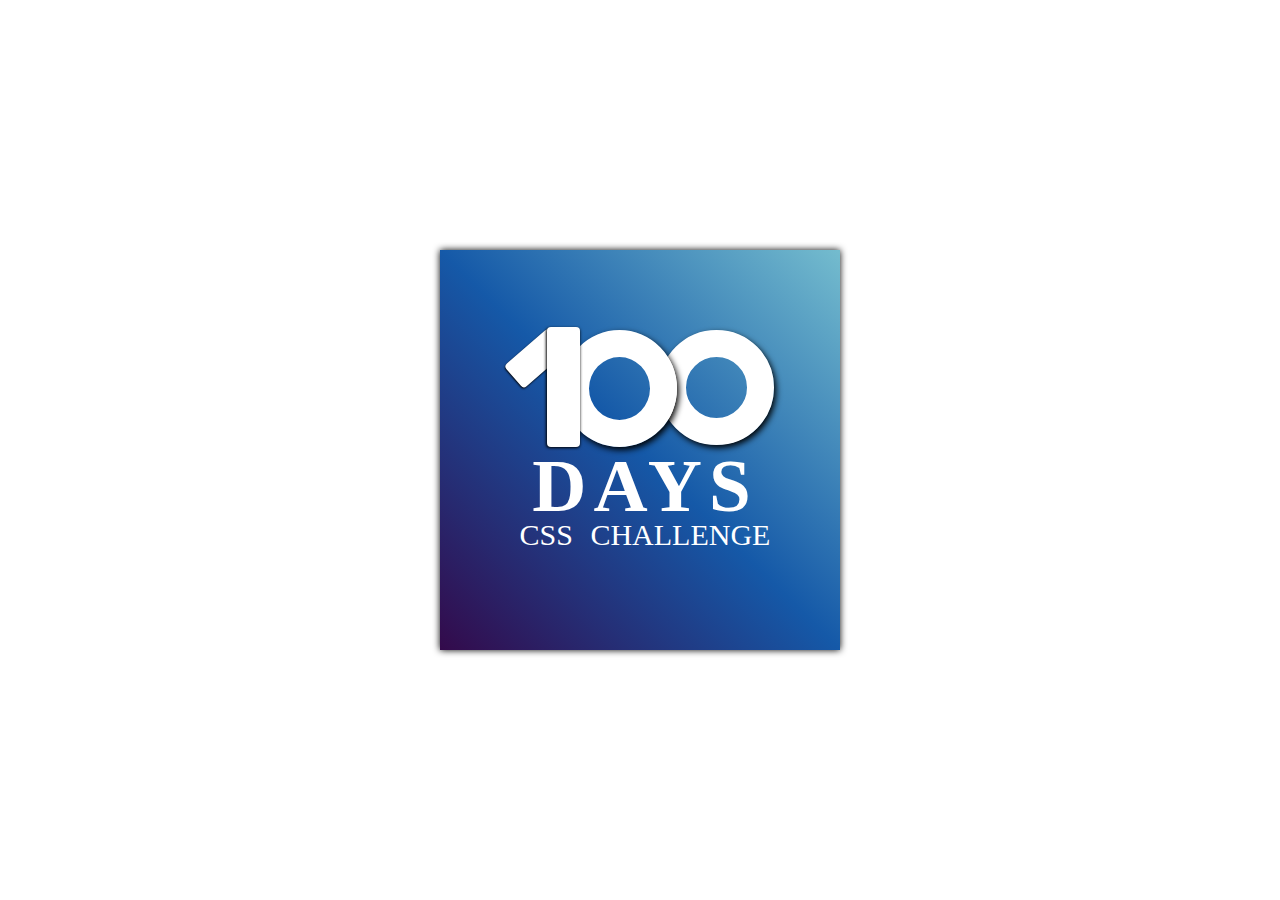
<file: day1/index.html>
<!DOCTYPE html>
<html lang="en">
<head>
    <title>CSS DAY1 </title>
    <link rel="stylesheet" href="style.css">
</head>
<body>
    <div class="frame">
        <div class="center">
            <div class="numbers">
                <div class="one_one"></div>
                <div class="one_two"></div>
                <div class="zero_one"></div>
                <div class="zero_two"></div>
            </div>
            <span class="big">Days</span>
            <span class="small">CSS Challenge</span>
        </div>
    </div>
</body>
</html>
</file>
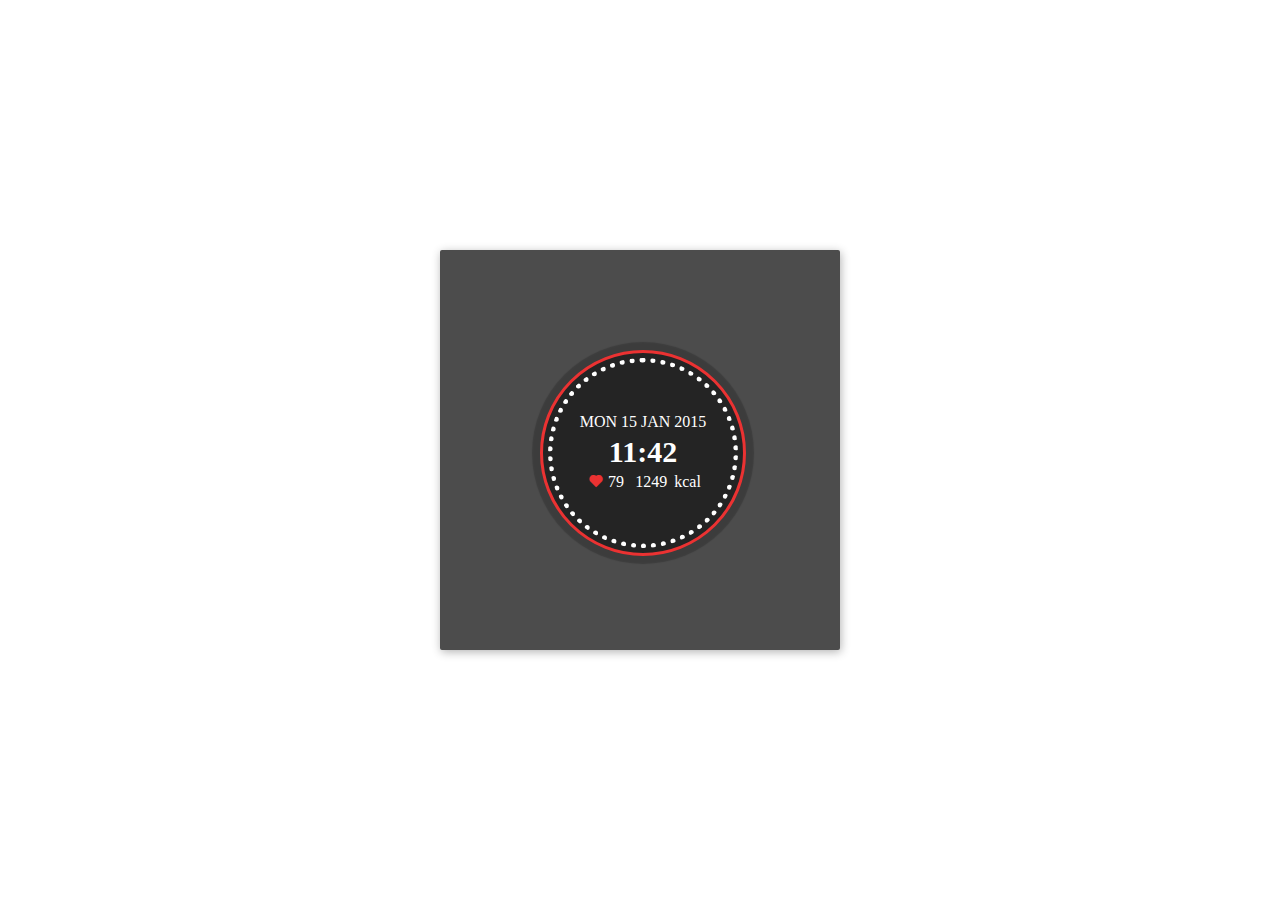
<file: day10/index.html>
<!DOCTYPE html>
<html lang="en">
<head>
    <title>CSS Day 10</title>
    <link rel="stylesheet" href="style.css">
    <link href='https://unpkg.com/boxicons@2.1.4/css/boxicons.min.css' rel='stylesheet'>
</head>
<body>
    <div class="frame">
        <div class="center">
            <div class="line"></div>
            <div class="dot-line"></div>
            <div class="date">mon 15 jan 2015</div>
            <div class="time">11:42</div>
            <div class="heart-beat"><span class="bx bxs-heart"></span>79</div>
            <div class="calery">1249 kcal</div>
        </div>
    </div>
</body>
</html>
</file>
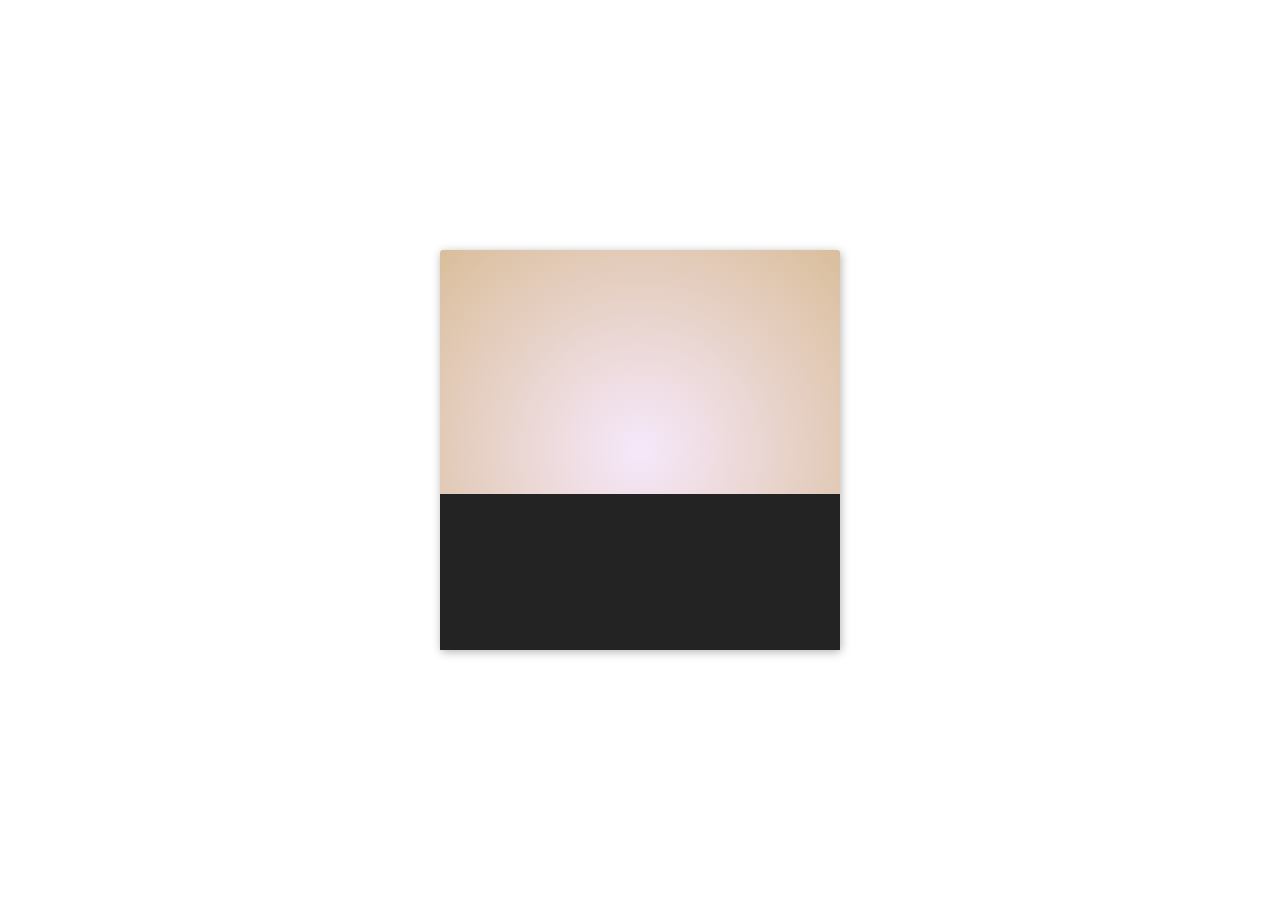
<file: day11/index.html>
<!DOCTYPE html>
<html lang="en">
<head>
    <title>CSS Day 11</title>
    <link rel="stylesheet" href="style.css">
</head>
<body>
    <div class="frame">
        <div class="invisible-human">
            <div class="leg left">
                <div class="shoe"></div>
            </div>
            <div class="leg right">
                <div class="shoe"></div>
            </div>
        </div>
        <div class="floor"></div>
    </div>
</body>
</html>
</file>
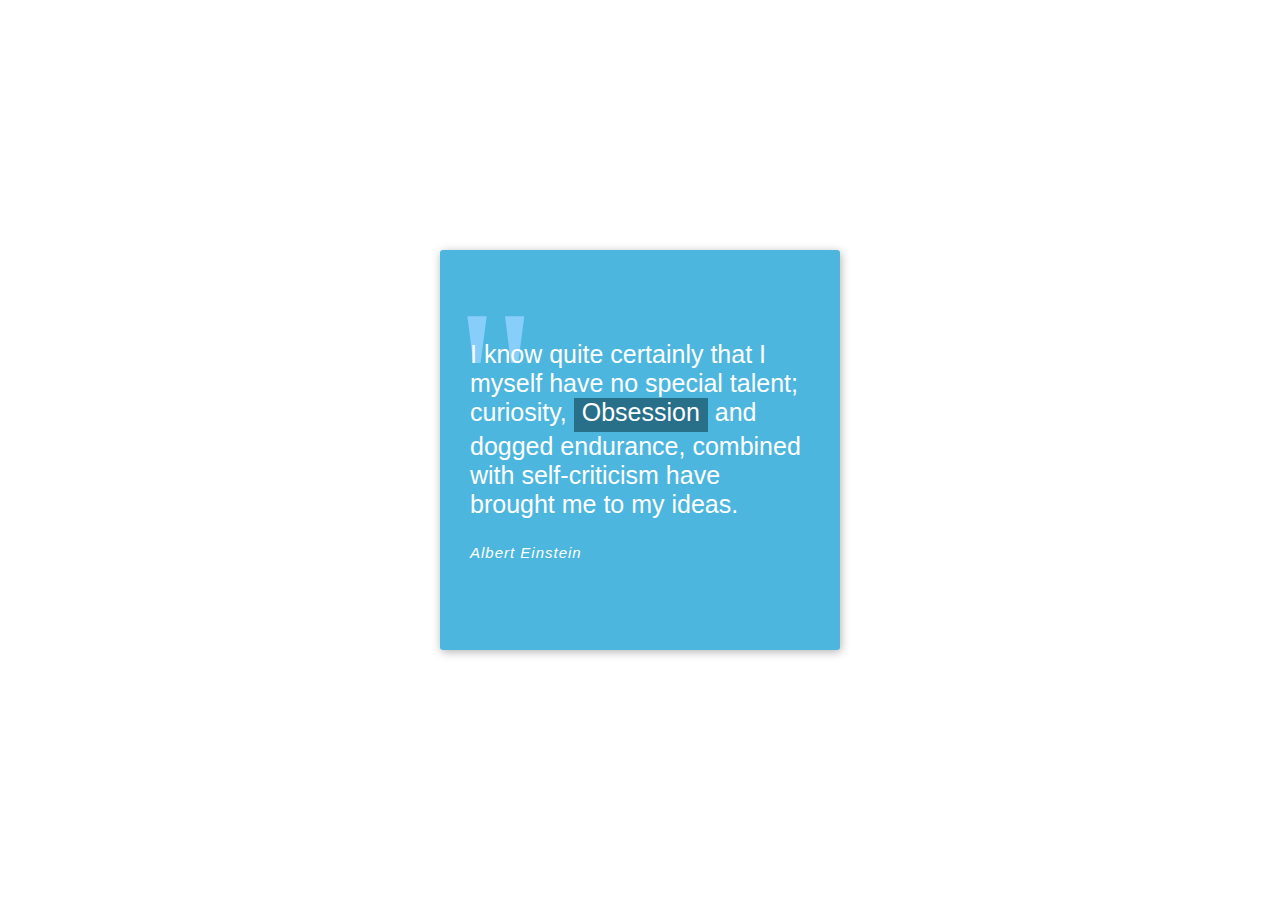
<file: day12/index.html>
<!DOCTYPE html>
<html lang="en">
<head>
    <title>Css Day 12</title>
    <link href='https://unpkg.com/boxicons@2.1.4/css/boxicons.min.css' rel='stylesheet'>
    <link rel="stylesheet" href="style.css">
</head>
<body>
    <div class="frame">
        <div class="real-quote">"</div>
        <div class="quote">
            <p>
                I know quite certainly that I myself have no special talent; curiosity,
                <span class="tooltip" onclick="void(0);">
                    Obsession
                    <span class="info">
                        <span class="pronounce">
                            [əbˈseʃ(ə)n] 
                            <span class="bx bxs-volume-full"></span>
                        </span>
                        <span class="text">
                        <b>Obsession,</b>a persistent disturbing preoccupation with an often unreasonable idea or feeling.
                    </span>
                    </span>
                    
                </span>
                and dogged endurance, combined with self-criticism have brought me to my ideas.
            </p>
            <p class="author">Albert Einstein</p>
        </div>
    </div>
</body>
</html>
</file>
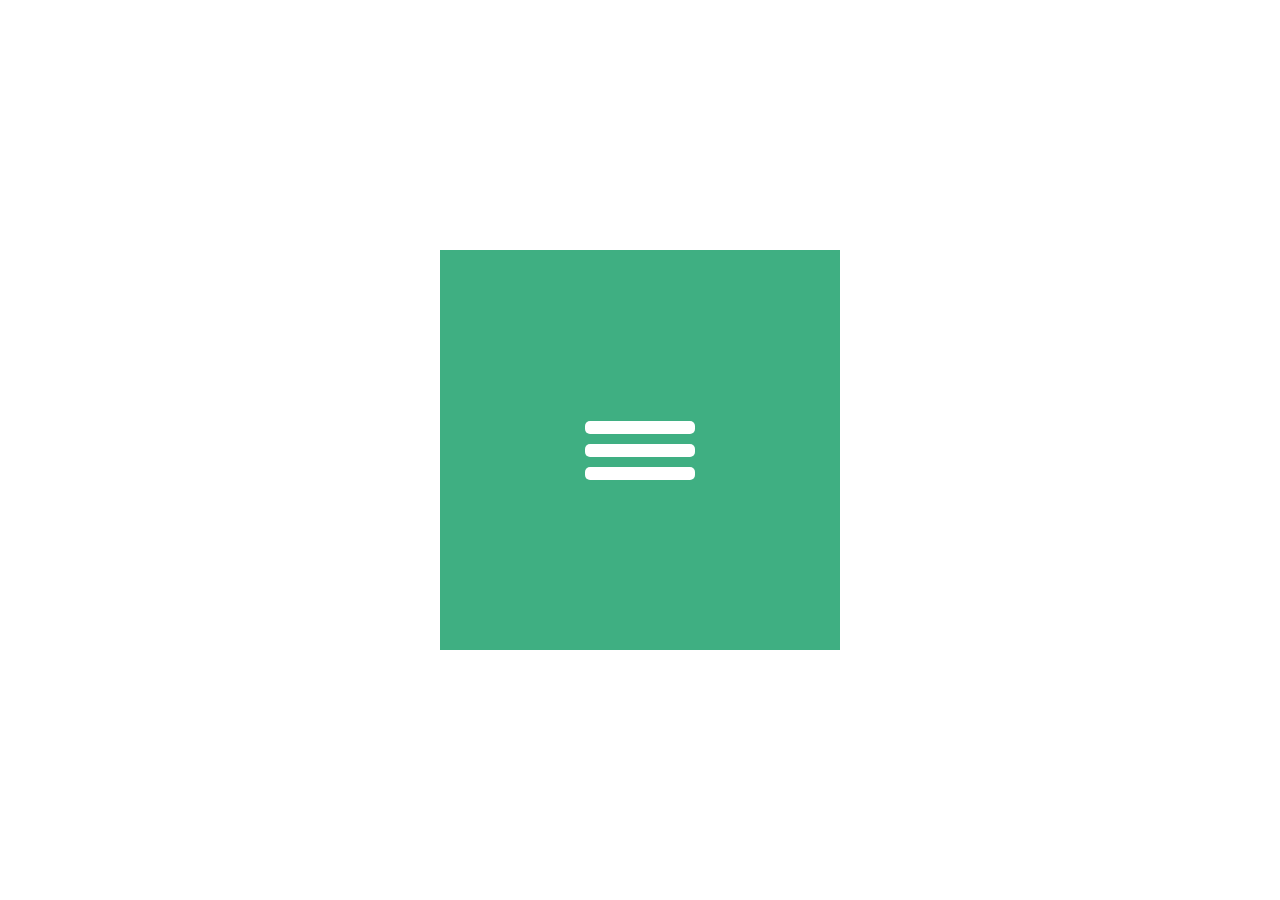
<file: day2/index.html>
<!DOCTYPE html>
<html lang="en">
<head>
    <title>Day 2</title>
    <link rel="stylesheet" href="style.css">
</head>
<body>
    <script src="javascript.js"></script>
    <div class="frame">
        <div class="menu_icon">
            <div class="line-1 no-animation"></div>
            <div class="line-2 no-animation"></div>
            <div class="line-3 no-animation"></div>
        </div>
    </div>
</body>
</html>
</file>
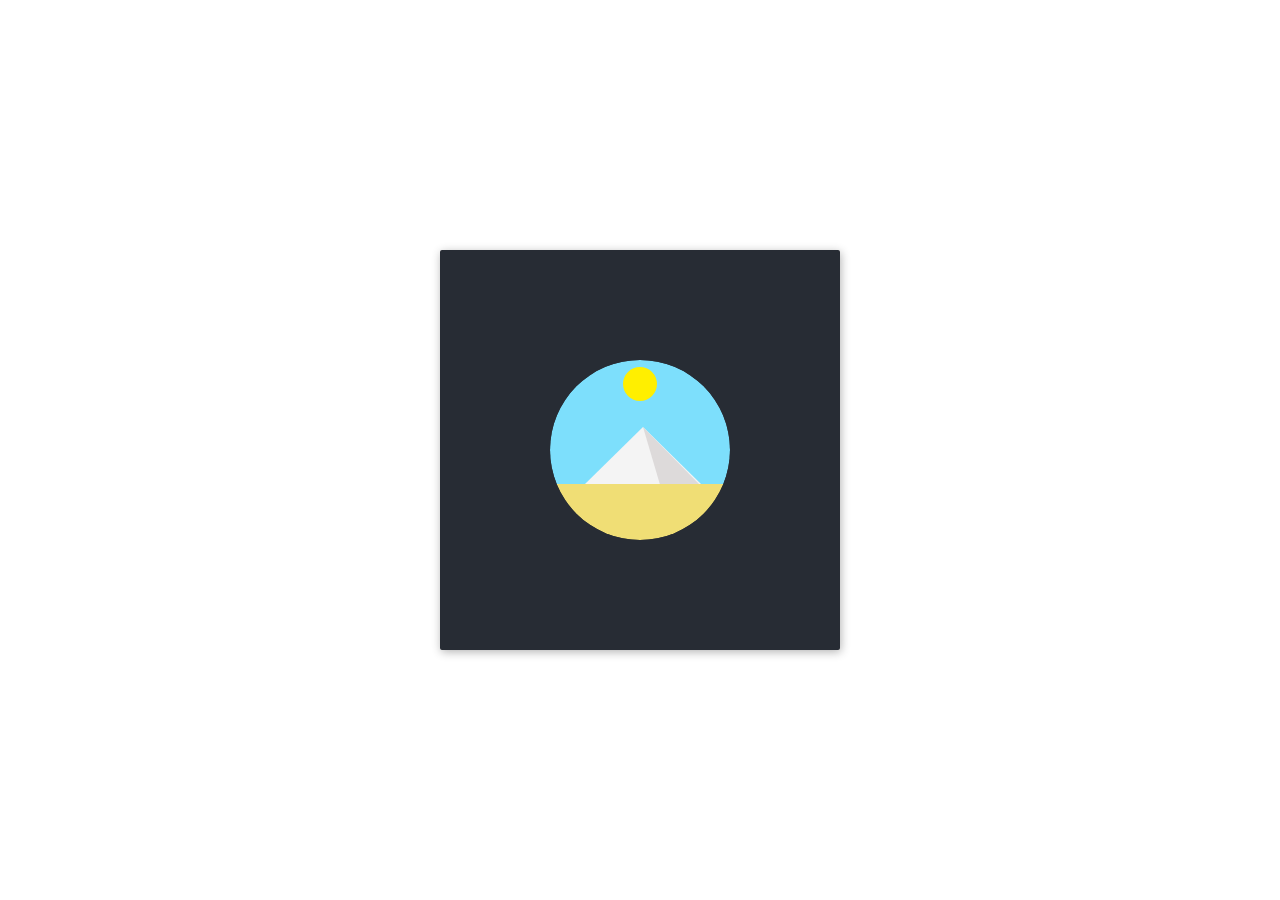
<file: day3/index.html>
<!DOCTYPE html>
<html lang="en">
<head>
    <title> CSS Day 3</title>
    <link rel="stylesheet" href="style.css">
</head>
<body>
    <div class="frame">
        <div class="center">
            <div class="circle">
                <div class="sky"></div>
                <div class="sun"></div>
                <div class="left-side"></div>
                <div class="right-side"></div>
                <div class="shadow"></div>
                <div class="ground"></div>
            </div>
        </div>
    </div>
</body>
</html>
</file>
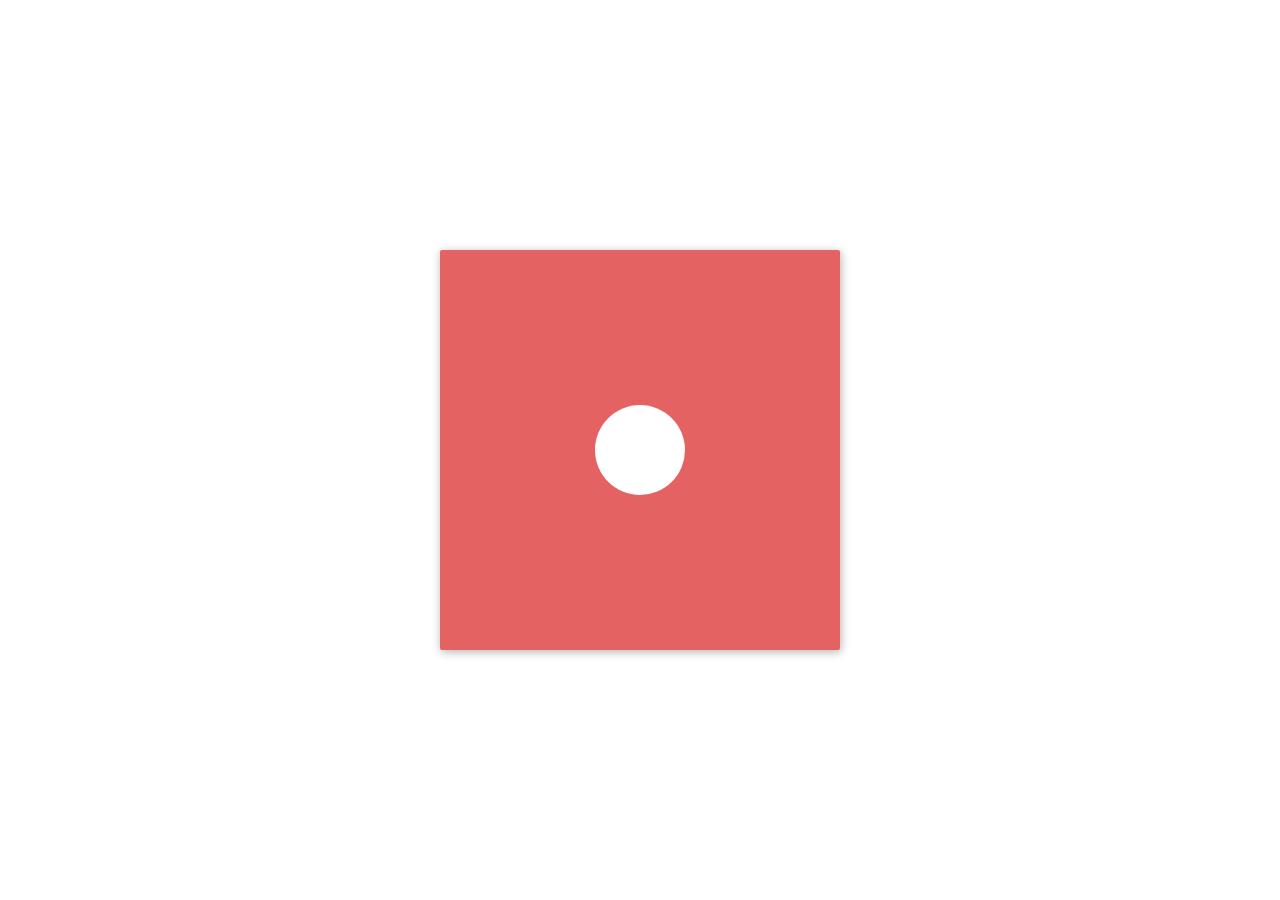
<file: day4/index.html>
<!DOCTYPE html>
<html lang="en">
<head>
    <title>CSS Day 4</title>
    <link rel="stylesheet" href="style.css">
</head>
<body>
    <div class="frame">
        <div class="center">
            <div class="dot-1"></div>
            <div class="dot-2"></div>
            <div class="dot-3"></div>
        </div>
    </div>
</body>
</html>
</file>
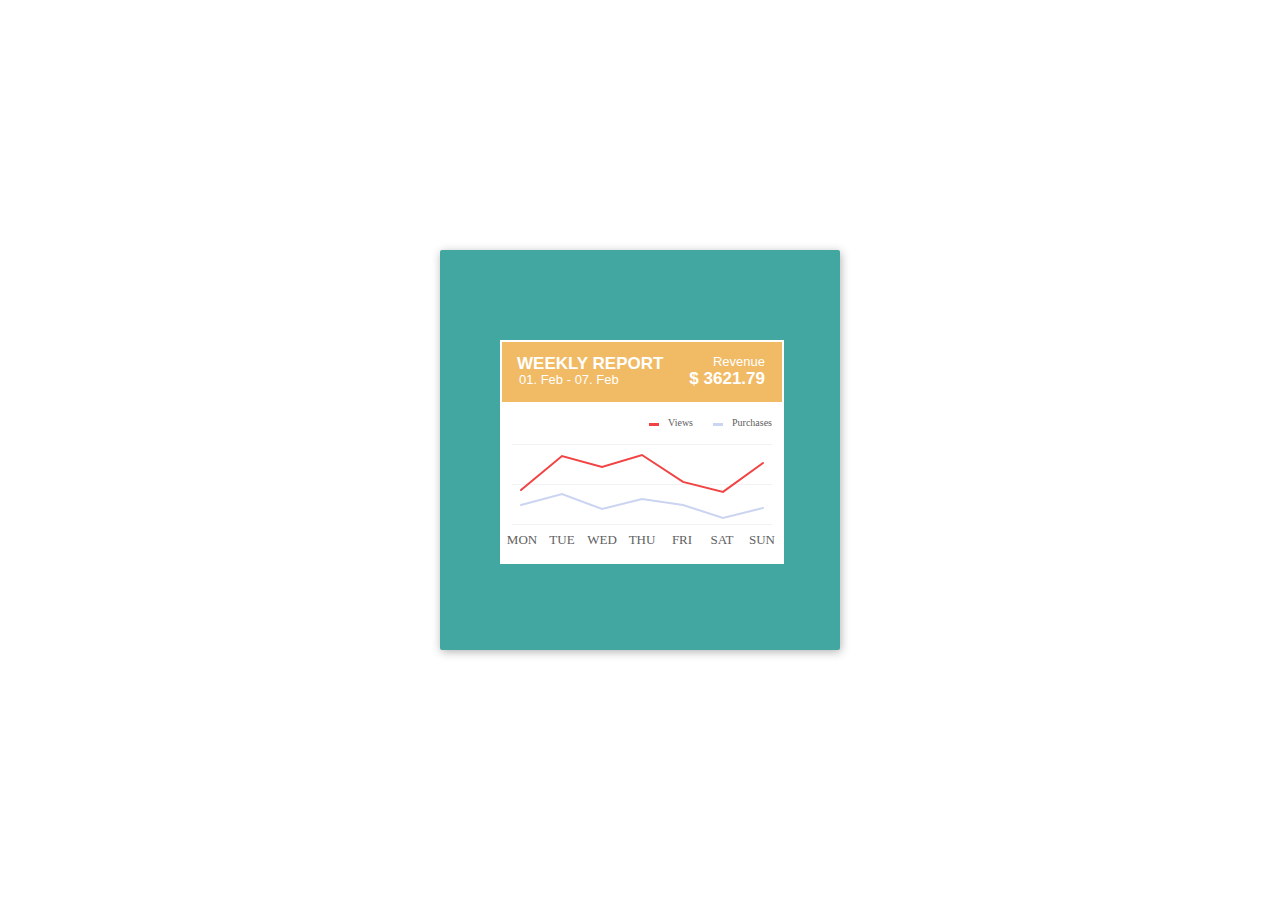
<file: day5/index.html>
<!DOCTYPE html>
<html lang="en">
<head>
    <title>CSS Day 5</title>
    <link rel="stylesheet" href="style.css">
</head>
<body>
    <div class="frame">
        <div class="card">
            <div class="header">
                <span class="title big">weekly report</span> 
                <span class="date small">01. Feb - 07. Feb</span>
                <span class="type small">Revenue</span>
                <span class="value big">$ 3621.79</span>
            </div>
            <div class="clearfix"></div>
            <div class="parameter">
                <span class="red">Views</span>
                <span class="blue">Purchases</span>
            </div>
            <div class="statistics">
                <div class="line1"></div>
                <div class="line2"></div>
                <div class="line3"></div>
                <div class="data-red">
                    <svg>
                        <polyline points="9,46 50,12 90,23 130,11 171,37.9 211,47.9 251, 19"></polyline>
                    </svg>
                </div>
                <div class="data-blue">
                    <svg>
                        <polyline points="9, 61 50,50 90,65 130,55 171 61 211,74 251, 64"></polyline>
                    </svg>
                </div>
            </div>
            <div class="days">
                <span class="day">Mon</span>
                <span class="day">Tue</span>
                <span class="day">Wed</span>
                <span class="day">Thu</span>
                <span class="day">Fri</span>
                <span class="day">Sat</span>
                <span class="day">Sun</span>
            </div>
        </div>
    </div>
</body>
</html>
</file>
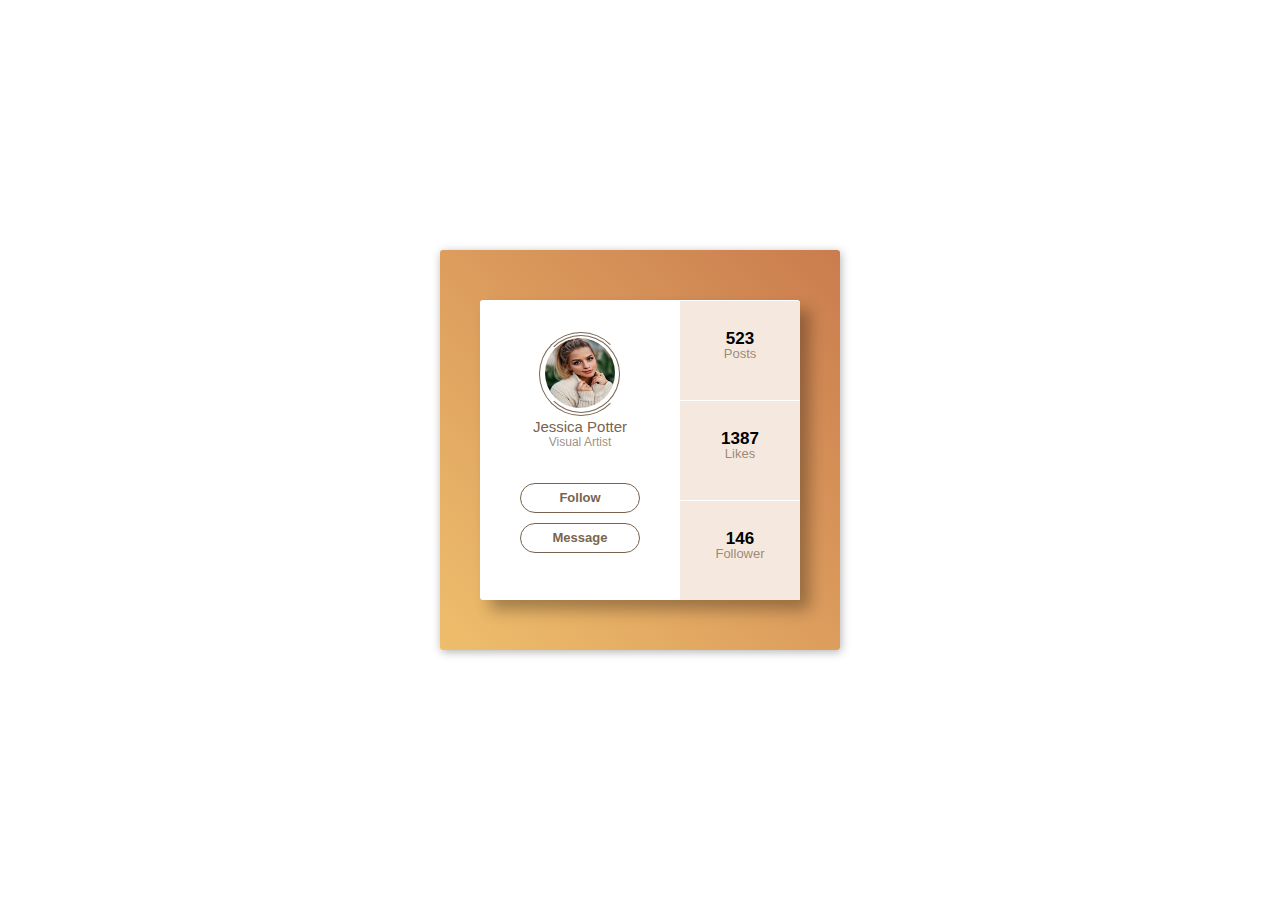
<file: day6/index.html>
<!DOCTYPE html>
<html lang="en">
<head>
    <title>Css Day 6</title>
    <link rel="stylesheet" href="style.css">
</head>
<body>
    <div class="frame">
        <div class="center">
            <div class="profile">
                <div class="image">
                    <div class="circle-1"></div>
                    <div class="circle-2"></div>
                    <img src="profile.jpg" alt="Jessica Potter" width="70px" height="70px">
                </div>
                <div class="name">Jessica Potter</div>
                <div class="job">Visual Artist</div>

                <div class="action">
                    <button class="btn">Follow</button>
                    <button class="btn">Message</button>
                </div>
            </div>
            <div class="stats">
                <div class="box">
                    <span class="value">523</span>
                    <span class="parameter">Posts</span>
                </div>
                <div class="box">
                    <span class="value">1387</span>
                    <span class="parameter">Likes</span>
                </div>
                <div class="box">
                    <span class="value">146</span>
                    <span class="parameter">Follower</span>
                </div>
            </div>
        </div>
    </div>
</body>
</html>
</file>
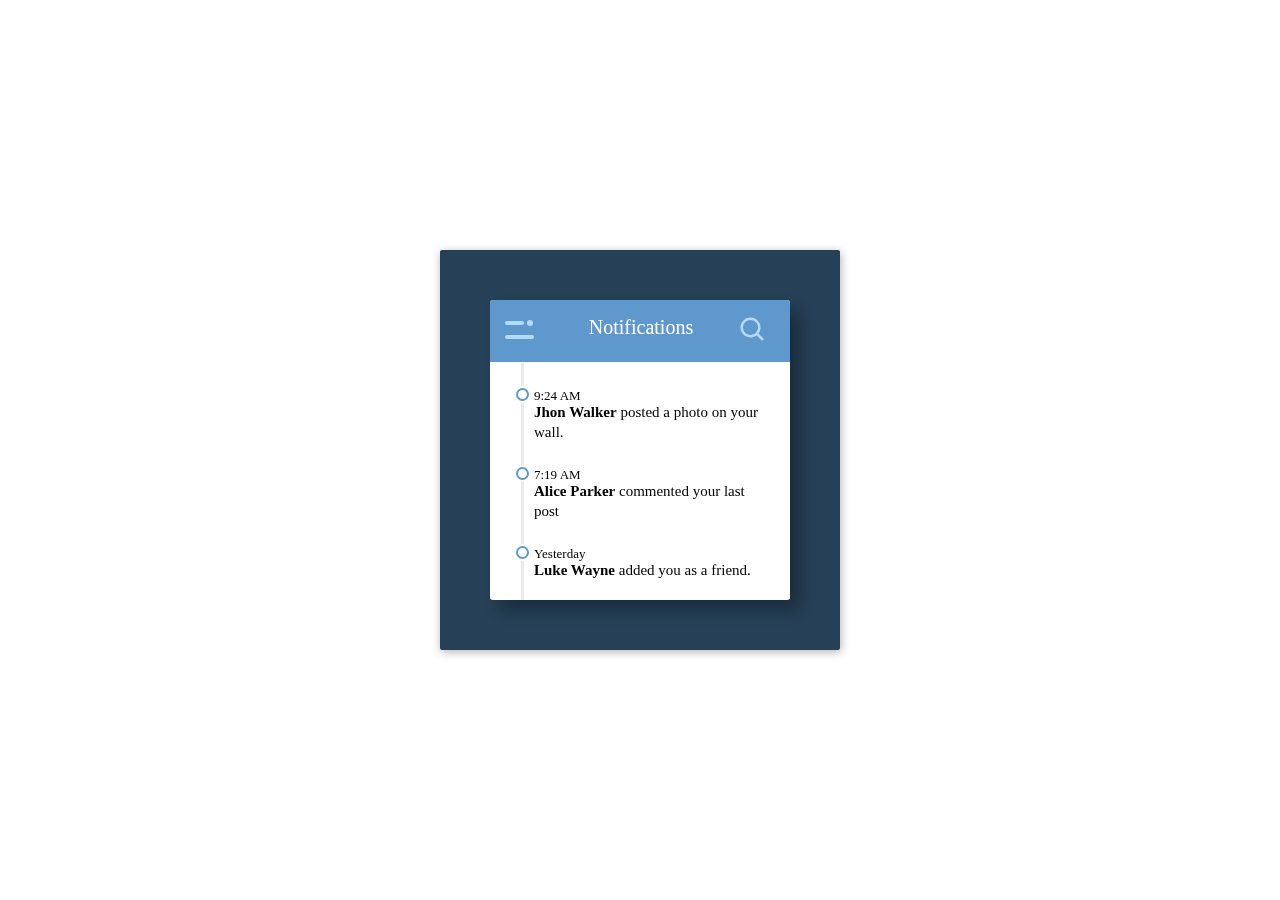
<file: day7/index.html>
<!DOCTYPE html>
<html lang="en">
<head>
    <title>CSS Day 7</title>
    <link rel="stylesheet" href="style.css">
    <link href='https://unpkg.com/boxicons@2.1.4/css/boxicons.min.css' rel='stylesheet'>

</head>
<body>
    <div class="frame">
        <div class="panel">
            <div class="header">
                <div class="menu-icon">
                    <div class="dash-top"></div>
                    <div class="dash-bottom"></div>
                    <div class="circle-menu"></div>
                </div>
                <span class="title">Notifications</span>
                <div class="search-icon">
                    <i class='bx bx-search' style='color:#b2daff'  ></i>
                </div>
            </div>
            <div class="notifications-section">
                <div class="line"></div>
                <div class="notification">
                    <div class="circle"></div>
                    <div class="circle-2"></div>
                    <span class="time">9:24 AM</span>
                    <p><b>Jhon Walker</b> posted a photo on your wall.</p>
                </div>
                <div class="notification">
                    <div class="circle"></div>
                    <div class="circle-2"></div>
                    <span class="time">7:19 AM</span>
                    <p><b>Alice Parker</b> commented your last post</p>
                </div>
                <div class="notification">
                    <div class="circle"></div>
                    <div class="circle-2"></div>
                    <span class="time">Yesterday</span>
                    <p><b>Luke Wayne</b> added you as a friend.</p>
                </div>
            </div>
        </div>
        <div class="menu">
            <ul>
                <li><span class="bx bxs-dashboard"></span>Dashbored</li>

                <li><span class="bx bxs-user"></span>Profile</li>

                <li><span class="bx bxs-bell"></span>Notifications</li>

                <li><span class="bx bxs-chat"></span>Messages</li>
                
                <li><span class="bx bxs-cog"></span>Setting</li>
            </ul>
        </div>
    </div>
</body>
</html>
</file>
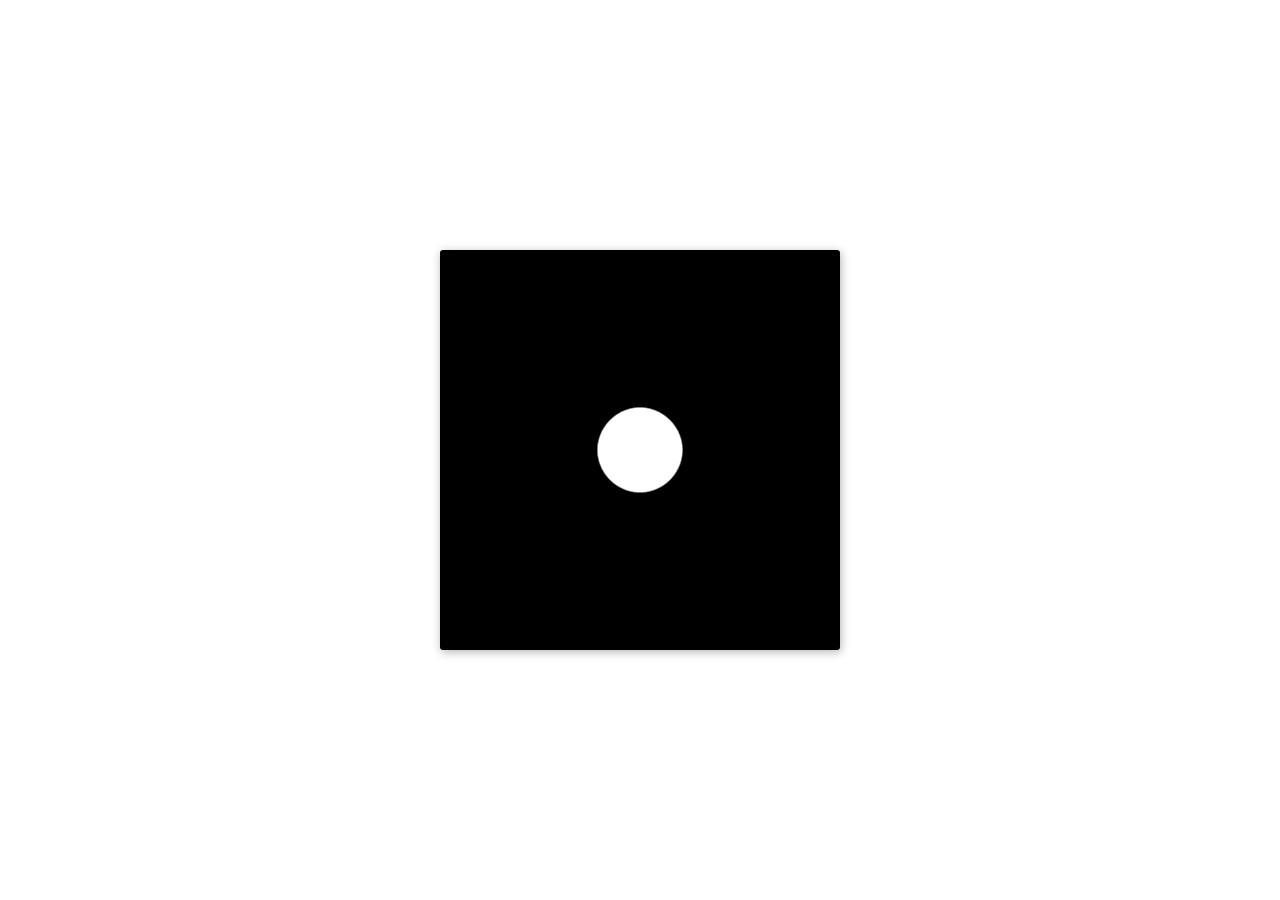
<file: day8/index.html>
<!DOCTYPE html>
<html lang="en">
<head>
    <title>CSS Day 8</title>
    <link rel="stylesheet" href="style.css">
</head>
<body>
    <div class="frame">
        <div class="center">
            <div class="ball"></div>
            <div class="bub bubble-1"></div>
            <div class="bub bubble-2"></div>
            <div class="bub bubble-3"></div>
            <div class="bub bubble-4"></div>
            <div class="bub bubble-5"></div>
            <div class="bub bubble-6"></div>
            <div class="bub bubble-7"></div>
            <div class="bub bubble-8"></div>
            <div class="spa sparkle-1"></div>
            <div class="spa sparkle-2"></div>
            <div class="spa sparkle-3"></div>
            <div class="spa sparkle-4"></div>
            <div class="spa sparkle-5"></div>
            <div class="spa sparkle-6"></div>
            <div class="spa sparkle-7"></div>
            <div class="spa sparkle-8"></div>
            <div class="spa sparkle-9"></div>
            <div class="spa sparkle-10"></div>
        </div>
    </div>
</body>
</html>
</file>
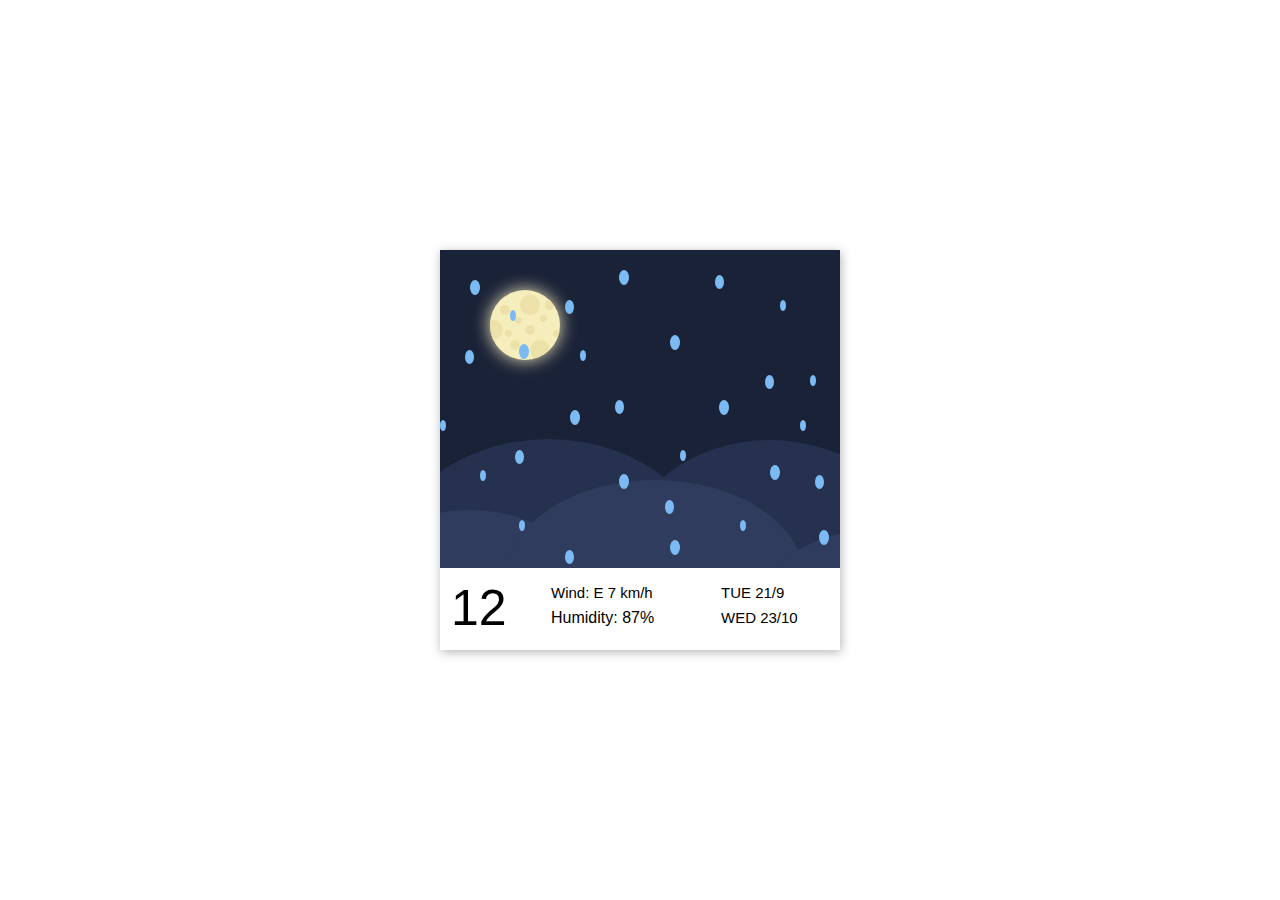
<file: day9/index.html>
<!DOCTYPE html>
<html lang="en">
<head>
    <title>CSS Day 9</title>
    <link rel="stylesheet" href="style.css">
</head>
<body>
    <div class="frame">
        <div class="pictur">
            <div class="moon">
                <div class="crater-1"></div>
                <div class="crater-2"></div>
                <div class="crater-3"></div>
                <div class="crater-4"></div>
                <div class="crater-5"></div>
                <div class="crater-6"></div>
                <div class="crater-7"></div>
                <div class="crater-8"></div>
                <div class="crater-9"></div>
                <div class="crater-10"></div>
                <div class="crater-11"></div>
            </div>
            <div class="hill-bg-1"></div>
            <div class="hill-bg-2"></div>
            <div class="hill-fg-1"></div>
            <div class="hill-fg-2"></div>
            <div class="hill-fg-3"></div>
            <div class="big drop-big-1"></div>
        <div class="big drop-big-2"></div>
        <div class="big drop-big-3"></div>
        <div class="big drop-big-4"></div>
        <div class="big drop-big-5"></div>
        <div class="big drop-big-6"></div>
        <div class="big drop-big-7"></div>
        <div class="big drop-big-8"></div>
        <div class="big drop-big-9"></div>
        <div class="big drop-big-10"></div>
        <div class="mid drop-mid-1"></div>
        <div class="mid drop-mid-2"></div>
        <div class="mid drop-mid-3"></div>
        <div class="mid drop-mid-4"></div>
        <div class="mid drop-mid-5"></div>
        <div class="mid drop-mid-6"></div>
        <div class="mid drop-mid-7"></div>
        <div class="mid drop-mid-8"></div>
        <div class="mid drop-mid-9"></div>
        <div class="mid drop-mid-10"></div>
        <div class="small drop-small-1"></div>
        <div class="small drop-small-2"></div>
        <div class="small drop-small-3"></div>
        <div class="small drop-small-4"></div>
        <div class="small drop-small-5"></div>
        <div class="small drop-small-6"></div>
        <div class="small drop-small-7"></div>
        <div class="small drop-small-8"></div>
        <div class="small drop-small-9"></div>
        <div class="small drop-small-10"></div>
        </div>
        <div class="footer">
            <span class="temp">12</span>
            <span class="wind">Wind: E 7 km/h</span>
            <span class="humid">Humidity: 87%</span>
            <span class="today">TUE 21/9</span>
            <span class="tomorrow">WED 23/10</span>
        </div>
        

    </div>
</body>
</html>
</file>
<file: day1/style.css>
.frame{
    position: absolute;
    width: 400px;
    height: 400px;
    top: 50%;
    left: 50%;
    margin-top: -200px;
    margin-left: -200px;
    background: linear-gradient(to top right,rgb(51, 10, 75) ,rgb(21, 89, 168), rgb(116, 188, 206));
    box-shadow: 0px  0px 7px ;
    
}
.center{
    position: absolute;
    width: 260px;
    height: 260px;
    top: 50%;
    left: 50%;
    margin-top: -125px;
    margin-left: -125px;
    
}

.numbers{
    position: relative;
    display: flex;
    width: 260px;
    height: 125px;
   /* margin-left: -10px; */
    
}
.one_one{
    position: absolute;
    z-index: 5;
    width: 30px;
    height: 67px;
    margin-left: 8.9px;
    margin-top: -2.8px;
    background-color: #fff;
    border-radius: 13px 4px 4px;
    transform: rotate(49deg);
    box-shadow: 0.5px 1px 2px ;
}
.one_two{
    position: absolute;
    z-index: 10;
    width: 33px;
    height: 120px;
    margin-top: 2px;
    margin-left: 32px;
    background-color: #fff;
    border-radius: 4px;
    box-shadow: -0.5px 1px 3px ;
    
}
.zero_one{
    position: absolute;
    z-index: 7;
    width: 115px;
    height: 117px;
    margin-left: 47px;
    margin-top: 5px;
    border-radius: 50%;
    box-sizing: border-box;
    border: 27px solid #fff;
    box-shadow: 2px 3px 6px;
    
}
.zero_two{
    position: absolute;
    z-index: 4;
    width: 115px;
    height: 115px;
    margin-left: 144px;
    margin-top: 5px;
    border-radius: 50%;
    box-sizing: border-box;
    border: 27px solid #fff;
    box-shadow: 2px 3px 6px;
}
.big{
    position: relative;
    width: 260px;
    height: 75px;
    margin-top: -7px;
    color: #fff;
    text-align: center;
    display: block;
    font-size: 75px;
    font-weight: 600;
    font-family: Georgia, 'Times New Roman', Times, serif;
    text-transform: uppercase;
    letter-spacing: 7px;
    
}
.small{
    position: relative;
    width: 260px;
    height: 60px;
    display: block;
    text-align: center;
    color: #fff;
    font-size: 30px;
    font-family: Georgia, 'Times New Roman', Times, serif;
    font-weight: 400;
    text-transform: uppercase;
    word-spacing: 10px;
    
}
</file>
<file: day10/style.css>
.frame{
    position: absolute;
    width: 400px;
    height: 400px;
    top: 50%;
    left: 50%;
    margin-top: -200px;
    margin-left: -200px;
    border-radius: 2px;
    box-shadow: 1px 2px 10px 0px rgba(0, 0, 0, 0.3);
    background: #4c4c4c;
}
.center{
    position: absolute;
    width: 200px;
    height: 200px;
    top: 100px;
    left: 100px;
    border-radius: 50%;
    color: #fff;
    background: #242424;
    box-shadow: 0px 0px 1px 7.99px rgba(0, 0, 0, 0.2);
    text-align: center;
    border: 3px solid #eb3232;     
}
.dot-line{
    position: absolute;
    border: 5px dotted #fff;
    border-radius: 50%;
    width: 180px;
    height: 180px;
    left: 5px;
    top: 5px;

}
.date{
    position: absolute;
    width: 100%;
    top: 60px;
    text-transform: uppercase;
}
.time{
    position: absolute;
    width: 100%;
    top: 82px;
    font-size: 30px;
    font-weight: 700;
}
.heart-beat{
    position: absolute;
    width: 100%;
    top: 120px;
    text-align: left;
    margin-left: 65px;
}
.calery{
    position: absolute;
    width: 100%;
    top: 120px;
    margin-left: 25px;
    word-spacing: 3px;
}
span{
    position: absolute;
    margin-left: -20px;
    color: #eb3232;
}
</file>
<file: day11/style.css>
.frame{
    position: absolute;
    width: 400px;
    height: 400px;
    top: 50%;
    left: 50%;
    margin-left: -200px;
    margin-top: -200px;
    border-radius: 3px;
    box-shadow: 1px 2px 10px 0 rgba(0, 0, 0, 0.3);
    background: rgb(246, 232, 215);
    background: -webkit-radial-gradient(center, ellipse cover, rgba(246,232,251,1) 0%, rgba(218,190,155,1) 100%);
    filter:  progid:DXImageTransform.Microsoft.gradient( startColorstr='#f6e8d7', endColorstr='#dabe9b',GradientType=1 );
}
.floor{
    position: absolute;
    left: 0;
    right: 0;
    bottom: 0;
    height: 156px;
    background: #232323;
}
.invisible-human{
    animation: fade-in .8s ease-out 1s;
    animation-fill-mode: both;
}
.leg{
    position: absolute;
    top: 0;
    left: 147px;
    width: 151px;
    height: 245px;
    transform-origin: 50% 0;
    
}
.shoe{
    position: absolute;
    width: 151px;
    height: 128px;
    left: 0;
    bottom: 0;
    background: url(https://100dayscss.com/codepen/doc-martens.svg)center center no-repeat;
    transform-origin: 0 95%;
}
.left {
	animation: leg-swing 2s ease-in-out infinite;
	
	.shoe {
		animation: shoe-turn 2s ease-in-out infinite;
	}
}
.right {
	//display: none;
	animation: leg-swing 2s ease-in-out 1s infinite;
	
	.shoe {
		animation: shoe-turn 2s ease-in-out 1s infinite;
	}
}
@keyframes leg-swing{
    0%, 100%{
        transform: rotate(-22deg);
    }
    50%{
        transform: rotate(40deg);
    }
}
@keyframes shoe-turn{
    0%,100%{
        transform: rotate(-10deg) translateY(-5px) translateX(10px);
    }
    25%{
        transform: rotate(0deg) translateY(0px) translateX(0px);
    }
    50%{
        transform: rotate(10deg) translateY(-10px) translateX(10px);
    }
    75%{
        transform: rotate(0deg) translateY(-30px) translateX(0);
    }
}
@keyframes fade-in{
    0%{
        opacity: 0;
    }
    100%{
        opacity: 1;
    }
}
</file>
<file: day12/style.css>
.frame{
    position: absolute;
    width: 400px;
    height: 400px;
    top: 50%;
    left: 50%;
    margin-left: -200px;
    margin-top: -200px;
    border-radius: 3px;
    box-shadow: 1px 2px 10px 0 rgba(0, 0, 0, 0.3);
    background: #4cb6de;
}
.real-quote{
    position: absolute;
    margin-top: 15px;
    margin-left: 15px;
    font-size: 200px;
    color: lightskyblue;
}
.quote{
    position: relative;
    margin-top: 90px;
    padding: 0 30px;
}
p{
    position: relative;
    z-index: 1;
    color: white;
    font-size: 25px;
    font-weight: 400;
    font-family: Arial;
}
.author{
    position: relative;
    font-size: 15px;
    font-weight: 100;
    letter-spacing: 1px;
    font-style: italic;
}
.tooltip{
    position: relative;
    display: inline-block;
    background: #286f8a;
    padding: 0px 8px 5px 8px;
    cursor: pointer;
}
.info{
    position: absolute;
    box-sizing: border-box;
    bottom: 53;
    left: -85;
    display: block;
    background: #286f8a;
    width: 300px;
    font-size: 16px;
    line-height: 25px;
    cursor: text;
    visibility: hidden;
    opacity: 0;
    transform: translate3d(0,-20px,0);
    transition: all .5s ease-out;
}
.info::before{
    position: absolute;
    content: '';
    width: 100%;
    height: 14px;
    bottom: -14px ;
    left: 0%;
}
.info::after{
    position: absolute;
    content: '';
    width: 10px;
    height: 10px;
    transform: rotate(45deg);
    bottom: -5px ;
    left: 50%;
    margin-left: -5px;
    background: #286f8a;
}
.tooltip:hover .info, .tooltip:focus .info{
    visibility: visible;
    opacity: 1;
    transform: translate3d(0,0,0);
}
.pronounce{
    display: block;
    background: #fff;
    color: #286f8a;
    padding: 8px 17px 10px 17px ;
    line-height: 16px;
}
.bx{
    position: relative;
    margin-left: 10px;
    top: 1px ;
    cursor: pointer;
    transition: all .2s ease-out;
}
.bx:hover{
    transform: scale(1.15) translate3d(0,0,0);
    backface-visibility: none;
}
.text{
    display: block;
    padding: 13px 7px ;
}
</file>
<file: day2/style.css>
.frame{
    position: absolute;
    width: 400px;
    height: 400px;
    top: 50%;
    left: 50%;
    margin-top: -200px;
    margin-left: -200px;
    background-color: #3faf82;
}

.menu_icon{
    position: absolute;
    width: 110px;
    height: 110px;
    top: 50%;
    left: 50%;
    margin-top: -55px;
    margin-left: -55px;
    
}
.line-1{
    width: 110;
    height: 13px;
    margin-top: 26px;
    background-color: #fff;
    border-radius: 5px;
    transition: background-color .2s ease-in-out;
}
.line-2 ,.line-3{
    width: 110;
    height: 13px;
    margin-top: 10px;
    background-color: #fff;
    border-radius: 5px;
    transition: background-color .2s ease-in-out;
}
.line-1{
    animation: animate-line-1-rev .7s cubic-bezier(0.30,1,0.70,1) forwards;
}
.line-2{
    animation: animate-line-2-rev .7s cubic-bezier(0.30,1,0.70,1) forwards;
}
.line-3{
    animation: animate-line-3-rev .7s cubic-bezier(0.30,1,0.70,1) forwards;
}
.line-1:hover{
    background-color: #fff;
}
.line-2:hover{
    background-color: #fff;
}
.line-3:hover{
    background-color: #fff;
}
.line-1:active{
    background-color: #fff;
}
.line-2:active{
    background-color: #fff;
}
.line-3:active{
    background-color: #fff;
}
.no-animation{
    -webkit-animation: none !important;
    animation: none !important;
}
@keyframes animate-line-1{
    0% {
        transform: translate3d(0,0,0) rotate(0deg);
    }
    50%{
        transform: translate3d(0,23 , 0) rotate(0deg);
    }
    100%{
        transform: translate3d(0, 23, 0) rotate(45deg);
    }
}
@keyframes animate-line-2{
    0%{
        transform: scale(1);
        opacity: 1;
    }
    100%{
        transform: scale(0);
        opacity: 0;
    }
}
@keyframes animate-line-3{
    0% {
        transform: translate3d(0,0,0) rotate(0deg);
    }
    50%{
        transform: translate3d(0,23 , 0) rotate(0deg);
    }
    100%{
        transform: translate3d(0, 23, 0) rotate(135deg);
    }
}
@keyframes animate-line-1-rev{
    0% {
        transform: translate3d(0,23,0) rotate(45deg);
    }
    50%{
        transform: translate3d(0,23 , 0) rotate(0deg);
    }
    100%{
        transform: translate3d(0, 0, 0) rotate(0deg);
    }
}
@keyframes animate-line-2-rev{
    0%{
        transform: scale(0);
        opacity: 0;
    }
    100%{
        transform: scale(1);
        opacity: 1;
    }
}
@keyframes animate-line-3-rev{
    0% {
        transform: translate3d(0,23,0) rotate(135deg);
    }
    50%{
        transform: translate3d(0,23 , 0) rotate(0deg);
    }
    100%{
        transform: translate3d(0, 0, 0) rotate(0deg);
    }
}
</file>
<file: day3/style.css>
/*
WHAT'S NEW: 
     transform: translate(-50%,-50%); 
     overflow: hidden;
     clip-path: circle(90px at 90px 90px); 
     clip-path: polygon(0% 100%, 100% 100%,50% 0%);
     cubic-bezier(); speed curve function
     transform-origin: 50% 400%;
     @keyframes

*/
.frame{
    position: absolute;
    width: 400px;
    height: 400px;
    top: 50%;
    left: 50%;
    margin-top: -200px;
    margin-left: -200px;
    background-color: #272C34;
    border-radius: 2px;
    box-shadow: 1px 2px 10px 0px rgba(0, 0, 0, 0.3);
    color: #fff;
}
.center{
    
    position: absolute;
    top: 50%;
    left: 50%;
    transform: translate(-50%,-50%);
}
.circle{
    
    position: relative;
    width: 180px;
    height: 180px;
    border-radius: 50%;
    overflow: hidden;
    clip-path: circle(90px at 90px 90px);
    
}
.sky{
    position: absolute;
    z-index: 0;
    height: 124px;
    top: 0;
    left: 0;
    right: 0;
    background-color: #7DDFFC;
    animation: sky-turns-black 4s cubic-bezier(.4,0,.49,1)infinite;
}
.sun{
    
    position: absolute;
    z-index: 2;
    width: 34px;
    height: 34px;
    top: 7px;
    left: 73px;
    border-radius: 50%;
    background-color: #ffef00;
    transform-origin: 50% 400%;
    animation: sun-goes-down 4s cubic-bezier(.4,0,.49,1)infinite;
}
.left-side{
    
    position: absolute;
    width: 116px ;
    height: 57px;
    top: 67px;
    left: 35px;
    background-color: #F4F4F4;
    clip-path: polygon(0% 100%, 100% 100%,50% 0%);
    animation: pyramide-shading 4s cubic-bezier(.4,0,.49,1)infinite ;
}
.right-side{
    
    position: absolute;
    width: 57px ;
    height: 58px;
    top: 67px;
    left: 93px;
    background-color: #DDDADA;
    clip-path: polygon(30% 100%, 100% 100%,0% 0%);
    animation: pyramide-shading 4s cubic-bezier(.4,0,.49,1)infinite reverse ;
}
.shadow{
    
    position: absolute;
    z-index: 2;
    width: 360px;
    height:30px;
    top: 124px;
    left: -80px;
    background: rgba(0, 0, 0, 0.2);
    transform-origin: 50% 0%;
    clip-path: polygon(115% 0%, 231% 0%, 79% 100%);
    animation: shadow-on-the-floor 4s  cubic-bezier(.4,0,.49,1)infinite ;
}
.ground{
    position: absolute;
    z-index: 1;
    height: 56px;
    bottom: 0;
    left: 0;
    right: 0;
    background-color: #F0DE75;
    animation: fading-sand 4s cubic-bezier(.4,0,.49,1)infinite;
}

@keyframes sun-goes-down {
    0%{
        background: #f57209;
        transform: rotate(-70deg);
    }
    30%{
        background: #FFEF00;
        transform: rotate(-27.9deg);
    }
    70%{
        background: #FFEF00;
    }
    100%{
        background: #f57209;
        transform: rotate(70deg);
    }
}
@keyframes sky-turns-black{
    0%{
        background: #272C34;
    }
    30%{
        background: #7DDFFC;
    }
    70%{
        background: #7DDFFC;
    }
    100%{
        background: #272C34;
        
    }
}
    
@keyframes pyramide-shading {
    0%{
        background: #272C34;
    }
    30%{
        background: #F4F4F4;
    }
    70%{
        background: #f4f4f4;
    }
    100%{
        background: #272C34;
        
    }
}
@keyframes shadow-on-the-floor{
    0%{
        transform: scaleY(0);
        clip-path: polygon(115px 0%, 231px 0%, 100% 100%);
    }
    30%{
        transform: scaleY(1);
        clip-path: polygon(115px 0%, 231px 0%, 80% 100%);
    }
    55%{
        transform: scaleY(.4);
    }
    75%{
        transform: scaleY(1);
    }
    100%{
        transform: scaleY(0);
        clip-path: polygon(115px 0%, 231px 0%, 0% 100%);
    }
}
@keyframes fading-sand{
    0%{
        background: #272C34;
    }
    30%{
        background: #F0DE75;
    }
    70%{
        background: #F0DE75;
    }
    100%{
        background: #272C34;
        
    }
}
</file>
<file: day4/style.css>
/*
    animation-fill-mode: both;
*/
.frame{
    position: absolute;
    width: 400px;
    height: 400px;
    top: 50%;
    left: 50%;
    margin-top: -200px;
    margin-left: -200px;
    background-color: #e56262;
    border-radius: 2px;
    box-shadow: 1px 2px 10px 0px rgba(0, 0, 0, 0.3);
}
.center{
    position: absolute;
    width: 220px;
    height: 220px;
    top: 50%;
    left: 50%;
    margin-top: -110px;
    margin-left: -110px;
    /*
    top: 90px;
    left: 90px;
    */
}
.dot-1{
    position: absolute;
    z-index: 3;
    width: 30px;
    height: 30px;
    top: 50%;
    left: 50%;
    margin-top: -15px;
    margin-left: -15px;
    border-radius: 50%;
    background-color: #ffff;
    animation-fill-mode: both;
    animation: jump-jump-1 2s cubic-bezier(.21,.98,.6,.99) infinite alternate;
}
.dot-2{
    position: absolute;
    z-index: 2;
    width: 60px;
    height: 60px;
    top: 50%;
    left: 50%;
    margin-top: -30px;
    margin-left: -30px;
    border-radius: 50%;
    background-color: #ffff;
    animation-fill-mode: both;
    animation: jump-jump-2 2s cubic-bezier(.21,.98,.6,.99) infinite alternate;
}
.dot-3{
    position: absolute;
    z-index: 1;
    width: 90px;
    height: 90px;
    top: 50%;
    left: 50%;
    margin-top: -45px;
    margin-left: -45px;
    border-radius: 50%;
    background-color: #ffff;
    animation-fill-mode: both;
    animation: jump-jump-3 2s cubic-bezier(.21,.98,.6,.99) infinite alternate;
}
@keyframes jump-jump-1{
    0% , 70%{
        box-shadow: 2px 2px 3px 2px rgba(0, 0, 0, 0.2);
        transform: scale(0);
    }
    100%{
        box-shadow: 10px 10px 15px 0 rgba(0, 0, 0, 0.3);
        transform: scale(1);
    }
}
@keyframes jump-jump-2{
    0% , 40%{
        box-shadow: 2px 2px 3px 2px rgba(0, 0, 0, 0.2);
        transform: scale(0);
    }
    100%{
        box-shadow: 10px 10px 15px 0 rgba(0, 0, 0, 0.3);
        transform: scale(1);
    }
}
@keyframes jump-jump-3{
    0% , 10%{
        box-shadow: 2px 2px 3px 2px rgba(0, 0, 0, 0.2);
        transform: scale(0);
    }
    100%{
        box-shadow: 10px 10px 15px 0 rgba(0, 0, 0, 0.3);
        transform: scale(1);
    }
}
</file>
<file: day5/style.css>
.frame{
    position: absolute;
    width: 400px;
    height: 400px;
    top: 50%;
    left: 50%;
    margin-top: -200px;
    margin-left: -200px;
    border-radius: 2px;
    box-shadow: 1px 2px 10px 0px rgba(0, 0, 0, 0.3);
    background-color: #42a7a1;
    color: #fff;
}
.card{
    border: 2px solid white;
    position: absolute;
    width: 280px ;
    height: 220px ;
    top: 90px;
    left: 60px;
    color: #fff;
    background-color: #fff;
}
.header{
    
    position: relative;
    width: 100%;
    height: 60px;
    background-color: #f1ba64;
    color: #fff;
    font-family: 'Gill Sans', 'Gill Sans MT', Calibri, 'Trebuchet MS', sans-serif;
}
.big{
    position: absolute;
    font-weight: 700;
    font-size: 17px;
}
.small{
    position: absolute;
    font-weight: 400;
    font-size: 13px;
}
.title{
    text-transform: uppercase;
    top: 12px;
    left: 15px;
}
.date{
    top: 30px ;
    left: 17px;
}
.type{
    top: 12px;
    right: 17px;
}
.value{
    top: 27px;
    right: 17px;
}
.parameter{
    text-align: right;
    padding: 10px 0 14px 0;

}
.parameter span{
    position: relative;
    font-size: 10px;
    color: #606060;
    line-height: 13px;
    padding: 0 10px 0 25px;
}
.parameter span::before{
    position: absolute;
    width: 10px;
    height: 3px;
    content: '';
    display: block;
    left: 6px;
    top: 6px;
}
.red::before{
    background-color: #f14343;
}
.blue::before{
    background-color: #cbd4f0;
}
.statistics{

    position: relative;
    width: 260px;
    height: 81px;
    margin: 0 auto;
}
.line1{
    position: absolute;
    top: 0;
    left: 0;
    right: 0;
    height: 1px;
    background-color: #f2f2f2;
}
.line2{
    position: absolute;
    top: 40px;
    left: 0;
    right: 0;
    height: 1px;
    background-color: #f2f2f2;
}
.line3{
    position: absolute;
    left: 0;
    right: 0;
    bottom: 0;
    height: 1px;
    background-color: #f2f2f2;
}
svg{
    position: absolute;
    top: 0;
    left: 0;
    right: 0;
    bottom: 0;
}
polyline{
    fill: none;
    stroke-width: 2px;
    stroke-linecap: round;
}
.data-red polyline{
    stroke: #f14343;
}
.data-blue polyline{
    stroke: #cbd4f0;
}
.days{
    
    width: 280px;
    margin: 0 auto;
}
.day{
    display: block;
    float: left;
    width: 40px;
    font-size: 13px;
    color: #606060;
    line-height: 30px;
    text-transform: uppercase;
    text-align: center;
}
</file>
<file: day6/style.css>
@import url(https://fonts.googleapis.com/css?family=open+Sans:600,300);
.frame{
    position: absolute;
    width: 400px;
    height: 400px;
    top: 50%;
    left: 50%;
    margin-top: -200px;
    margin-left: -200px;
    border-radius: 3px;
    box-shadow: 1px 2px 10px 0 rgba(0, 0, 0, 0.3);
    background-color: #ca7c4e;
    background: linear-gradient(to top right, #eebe6c 0%, #ca7c4e 100%);
    font-family: 'Lucida Sans', 'Lucida Sans Regular', 'Lucida Grande', 'Lucida Sans Unicode', Geneva, Verdana, sans-serif;
}
.center{
    position: absolute;
    width: 320px;
    height: 300px;
    left: 40px;
    top: 50px;
    background: #fff;
    border-radius: 3px;
    box-shadow: 10px 10px 15px 0px rgba(0, 0, 0, 0.3);
}
.profile{
    
    position: absolute;
    width: 200px;
    height: 100%;
    float: left;
    text-align: center;
}
.image{
    
    position: relative;
    width: 70px;
    height: 70px;
    margin: 37.9px auto 0 auto;
}
.image:hover{
    cursor: pointer;
}
.circle-1{
    position: absolute;
    width: 76px;
    height: 76px;
    top: -3px;
    left: -3px;
    border: 1px solid ;
    border-color: #786450 #786450 #786450 transparent;
    border-radius: 50%;
    transition: all 1.5s ease-in-out;
}
.circle-1:hover{
    transform: rotate(360deg);
}
.circle-2{
    position: absolute;
    width: 82px;
    height: 82px;
    top: -6px;
    left: -6px;
    border: 1px solid ;
    border-color:  #786450 transparent #786450 #786450 ;
    border-radius: 50%;
    transition: all 1.5s ease-in-out;
}
.circle-2:hover{
    transform: rotate(-360deg);
}
img{
    display: block;
    border-radius: 50%;
    background: #f5e8df;
}
.name{
    position: relative;
    font-size: 15px;
    font-weight: 600px;
    color: #786450;
    margin-top: 10px;
}
.job{
    font-size: 12px;
    line-height: 15px;
    color: #786450bb;
}
.action{
    margin-top: 33px;
}
.btn{
    display: block;
    width: 120px;
    height: 30px;
    margin: 0 auto 10px auto;
    background: transparent;
    border: 1px solid #786450;
    border-radius: 15px;
    color: #786450;
    font-weight: 600;
    font-size: 13px;
}
.btn:hover{
    background: #786450;
    color: #fff;
    transition: 1.5s;
    cursor: pointer;
}
.stats{
    float: right;
}
.box{
    width: 120px;
    height: 99px;
    box-sizing: border-box;
    text-align: center;
    padding-top: 30px;
    margin-top: 1px;
    transition: all .4s ease-in-out;
    background-color: #f5e8df;
}
.box:hover{
    cursor: pointer;
    background-color: #e1cfc2;
}
span{
    display: block;
    line-height: 15px;
}
.value{
    font-size: 17px;
    font-weight: 600;
}
.parameter{
    font-size: 13px;
    font-weight: 100;
    color: #786450bb;
}
</file>
<file: day7/style.css>
.frame{
    position: absolute;
    width: 400px;
    height: 400px;
    top: 50%;
    left: 50%;
    margin-top: -200px;
    margin-left: -200px;
    border-radius: 2px;
    box-shadow: 1px 2px 10px 0 rgba(0, 0, 0, 0.3);
    background: #264057;
}
.panel{
    z-index: 2;
    position: absolute;
    width: 300px;
    height: 300px;
    top: 50px;
    left: 50px;
    border-radius: 3px;
    box-shadow: 10px 10px 15px 0 rgba(0, 0, 0, 0.3);
    background: #fff;
    overflow: hidden;
}
.header{
    border: 0.5px solid #5f98cd;
    position: relative;
    width: 100%;
    height: 60px;
    background: #5f98cd;
    color: #fff;
    text-align: center;
}
.menu-icon{
    position: absolute;
    width: 40px;
    height: 40px;
    margin: 6.5px 11px;
   
}
.dash-bottom{
    position: absolute;
    width: 25px;
    margin-top: 27px;
    margin-left: 3px;
    border: 2px solid #b2daff;
    border-radius: 3px;
}
.dash-top{
    position: absolute;
    width: 15px;
    margin-top: 13px;
    margin-left: 3px;
    border: 2px solid #b2daff;
    border-radius: 3px;
}
.circle-menu{
    position: absolute;
    width: 6px;
    height: 6px;
    margin-top: 12px;
    margin-left: 25px;
    background: #b2daff;
    border-radius: 50%;
}
.title{
    position: relative;
    display: block;
    height: 30px;
    margin-top: 15px;
    font-size: 20px;
    font-weight: 500;
}
.search-icon{
    position: absolute;
    font-size: 30px;
    z-index: 2;
    top: 15px;
    right: 15px;
}
.search-icon:hover{
    color: #fff;
    cursor: pointer;
}
.notifications-section{
    border: 1px solid #fff;
    position: relative;
    height: 100%;
}
.line{
    position: absolute;
    width: 3px;
    height: 100%;
    background-color: #ebebeb;
    margin-left: 30px;
}
.notification{
    position: relative;
    z-index: 2;
    margin: 25px 20px 25px 43px;
}
.circle{
    position: absolute;
    box-sizing: border-box;
    z-index: 2;
    width: 13px;
    height: 13px;
    border: 2px solid  #5f98cd ;
    background-color: #fff;
    border-radius: 50%;
    margin-left: -17.9px;
}
.circle-2{
    position: absolute;
    box-sizing: border-box;
    width: 17px;
    height: 17px;
    border: 2px solid  #fff ;
    background-color: #fff;
    border-radius: 50%;
    margin-left: -20px;
    margin-top: -2px;
}
.time{
    display: block;
    font-size: 13px;
    line-height: 15px;
}
p{
    line-height: 20px;
    font-size: 15px;
    font-weight: 300;
    margin-top: -1px;
}
b{
    font-weight: 600;
}
.notification:hover{
    cursor: pointer;
    color: #5f98cd;
    transition: 1s;
}

.menu{
    position: absolute;
    z-index: 1;
    width: 170px;
    height: 270px;
    top: 65px;
    left: 50px;
    background: #43627d;
    border-radius: 3px;
    transition: all .5s ease-in-out;
    transform: translate3d(20px,0,0);
}
.menu:active{
    box-shadow: 5px 5px 7.9px 0 rgba(0, 0, 0, 0.2);
    transform: translate3d(0,0,0);
}
ul{
    margin: 0;
    padding: 10px 0;
}
li{
    color: #b2daff;
    margin: 0;
    padding: 17px 17px;
    list-style: none;
    font-size: 14px;
    line-height: 14px;
    cursor: pointer;
    transition: all .3s ease-in-out;
}
li:hover{
    color: #fff;
    background: #385269;
}
.bx{
    display: block;
    float: left;
    margin-right: 8px;
    margin-top: -1px;
}
</file>
<file: day8/style.css>
.frame{
    position: absolute;
    width: 400px;
    height: 400px;
    top: 50%;
    left: 50%;
    margin-top: -200px;
    margin-left: -200px;
    border-radius: 3px;
    box-shadow: 1px 2px 10px 0 rgba(0, 0, 0, 0.3);
    background: #000;
    filter: contrast(25);
}
.center{
    
    position: absolute;
    top: 50%;
    left: 50%;
    transform: translate(-50%, -50%);
}
.ball{
    position: relative;
    width: 90px;
    height: 90px;
    background: #fff;
    border-radius: 50%;
    filter: blur(15px);
}
.bub{
    
    position: absolute;
    width: 50px;
    height: 50px;
    top: 20px;
    left: 20px;
}
.bub::after{
    position: absolute;
    display: block;
    content: "";
    width: 50px;
    height: 50px;
    background: #fff;
    border-radius: 50%;
    filter: blur(5px);
}
bubble-1{
    transform: rotate(31deg);
}
bubble-1::after{
    transform-origin: 37px 37px;
    animation: rotate 2.7s ease-in-out 0.2s infinite;
}
bubble-2{
    transform: rotate(100deg);
}
bubble-2::after{
    transform-origin: 34px 34px;
    animation: rotate 2.9s ease-in-out 0.4s infinite;
}
bubble-3{
    transform: rotate(288deg);
}
bubble-3::after{
    transform-origin: 31px 31px;
    animation: rotate 3.1s ease-in-out 0.6s infinite;
}
bubble-4{
    transform: rotate(124deg);
}
bubble-4::after{
    transform-origin: 28px 28px;
    animation: rotate 3.3s ease-in-out 0.8s infinite;
}
bubble-5{
    transform: rotate(223deg);
}
bubble-5::after{
    transform-origin: 25px 25px;
    animation: rotate 3.5s ease-in-out 1s infinite;
}
bubble-6{
    transform: rotate(133deg);
}
bubble-6::after{
    transform-origin: 22px 22px;
    animation: rotate 3.7s ease-in-out 1.2s infinite;
}
bubble-7{
    transform: rotate(70deg);
}
bubble-7::after{
    transform-origin: 19px 19px;
    animation: rotate 3.9s ease-in-out 1.4s infinite;
}
bubble-8{
    transform: rotate(171deg);
}
bubble-8::after{
    transform-origin: 16px 16px;
    animation: rotate 4.1s ease-in-out 1.6s infinite;
}
.spa{
    position: absolute;
    top: 38px;
    left: 38px;
}
.spa::after{
    position: absolute;
    display: block;
    content: "";
    background: #fff;
    border-radius: 50%;
    filter: blur(3px);
}
.sparkle-1{
    width: 8px;
    height: 8px;
    transform: rotate(88deg);
}
.sparkle-1::after{
    width: 8px;
    height: 8px;
    transform-origin: 58px 58px;
    animation: rotate 3.7s ease-in-out 0.2s infinite;
}
.sparkle-2{
    width: 9px;
    height: 9px;
    transform: rotate(213deg);
}
.sparkle-2::after{
    width: 9px;
    height: 9px;
    transform-origin: 56px 56px;
    animation: rotate 3.9s ease-in-out 0.4s infinite;
}
.sparkle-3{
    width: 10px;
    height: 10px;
    transform: rotate(169deg);
}
.sparkle-3::after{
    width: 10px;
    height: 10px;
    transform-origin: 54px 54px;
    animation: rotate 4.1s ease-in-out 0.6s infinite;
}
.sparkle-4{
    width: 11px;
    height: 11px;
    transform: rotate(264deg);
}
.sparkle-4::after{
    width: 11px;
    height: 11px;
    transform-origin: 52px 52px;
    animation: rotate 4.3s ease-in-out 0.8s infinite;
}
.sparkle-5{
    width: 12px;
    height: 12px;
    transform: rotate(223deg);
}
.sparkle-5::after{
    width: 12px;
    height: 12px;
    transform-origin: 50px 50px;
    animation: rotate 4.5s ease-in-out 1s infinite;
}
.sparkle-6{
    width: 13px;
    height: 13px;
    transform: rotate(190deg);
}
.sparkle-6::after{
    width: 13px;
    height: 13px;
    transform-origin: 48px 48px;
    animation: rotate 4.7s ease-in-out 1.2s infinite;
}
.sparkle-7{
    width: 14px;
    height: 14px;
    transform: rotate(22deg);
}
.sparkle-7::after{
    width: 14px;
    height: 14px;
    transform-origin: 46px 46px;
    animation: rotate 4.9s ease-in-out 1.4s infinite;
}
.sparkle-8{
    width: 15px;
    height: 15px;
    transform: rotate(100deg);
}
.sparkle-8::after{
    width: 15px;
    height: 15px;
    transform-origin: 44px 44px;
    animation: rotate 5.1s ease-in-out 1.6s infinite;
}
.sparkle-9{
    width: 16px;
    height: 16px;
    transform: rotate(180deg);
}
.sparkle-9::after{
    width: 16px;
    height: 16px;
    transform-origin: 42px 42px;
    animation: rotate 5.3s ease-in-out 1.8s infinite;
}
.sparkle-10{
    width: 17px;
    height: 17px;
    transform: rotate(232deg);
}
.sparkle-10::after{
    width: 17px;
    height: 17px;
    transform-origin: 40px 40px;
    animation: rotate 5.5s ease-in-out 2s infinite;
}
@keyframes rotate{
    from {
        transform: rotate(0deg) translate3d(0,0,0);
    }
    to{
        transform: rotate(360deg) translate3d(0,0,0);
    }
}
</file>
<file: day9/style.css>
.frame{
    position: absolute;
    width: 400px;
    height: 400px;
    top: 50%;
    left: 50%;
    margin-top: -200px;
    margin-left: -200px;
    border: 3px;
    box-shadow: 1px 2px 10px 0 rgba(0, 0, 0, 0.3);
    background: #1a2238;
    color: aliceblue;
    overflow: hidden;
}
.moon{
    position: absolute;
    width: 70px;
    height: 70px;
    margin-top: 40px;
    margin-left: 50px;
    border-radius: 50%;
    background: #f6edbd;
    box-shadow: 0px 0px 17px 0px #f6edbd;
    overflow: hidden;
}
.crater-1, .crater-2, .crater-3{
    position: absolute;
    width: 20px;
    height: 20px;
    border-radius: 50%;
    background: #ece1a8;
}
.crater-1{
    top: 5px;
    left: 30px;
}
.crater-2{
    top: 30px;
    left: -7px;
}
.crater-3{
    top: 50px;
    left: 40px;
} 
.crater-4, .crater-5, .crater-6, .crater-7{
    position: absolute;
    width: 10px;
    height: 10px;
    border-radius: 50%;
    background: #ece1a8;
}
.crater-4{
    top: 15px;
    left: 10px;
}
.crater-5{
    top: 50px;
    left: 20px;
}
.crater-6{
    top: 35px;
    left: 35px;
}
.crater-7{
    top: 10px;
    left: 55px;
}
.crater-8, .crater-9, .crater-10, .crater-11{
    position: absolute;
    width: 7px;
    height: 7px;
    border-radius: 50%;
    background: #ece1a8;
}
.crater-8{
    top: 25px;
    left: 50px;
}
.crater-9{
    top: 40px;
    left: 63px;
}
.crater-10{
    top: 40px;
    left: 15px;
}
.crater-11{
    top: 27px;
    left: 25px;
}
.hill-bg-1{
    position: absolute;
    width: 337px;
    height: 281px;
    bottom: -70px;
    left: -60px;
    border-radius: 50%;
    background: #26314f;
}
.hill-bg-2{
    position: absolute;
    width: 300px;
    height: 250px;
    bottom: -40px;
    left: 180px;
    border-radius: 50%;
    background: #26314f;    
}
.hill-fg-1{
    position: absolute;
    width: 250px;
    height: 190px;
    bottom: -50px;
    left: -95px;
    border-radius: 50%;
    background: #303c5d;
}
.hill-fg-2{
    position: absolute;
    width: 300px;
    height: 200px;
    bottom: -30px;
    left: 65px;
    border-radius: 50%;
    background: #303c5d;

}

.hill-fg-3{
    position: absolute;
    width: 250px;
    height: 190px;
    bottom: -70px;
    right: -160px;
    border-radius: 50%;
    background: #303c5d;
}
.footer{
    border: 1px solid white;
    position: absolute;
    width: 100%;
    height: 80px;
    bottom: 0px;
    background: #fff;
    color: #000;
    display: block;
    float: left;
    font-family: Verdana, Geneva, Tahoma, sans-serif;
}
.temp{
    
    position: absolute;
    font-size: 50px;
    margin-top: 10px;
    margin-left: 10px;
}
.wind{
    position: absolute;
    width: 150px;
    height: 25px;
    margin-left: 100px;
    margin-top: 15px;
    font-size: 15px;
    font-weight: 200;
    padding-left: 10px;
}
.humid{
    position: absolute;
    width: 150px;
    height: 25px;
    margin-left: 100px;
    margin-top: 40px;
    padding-left: 10px;
}
.today, .tomorrow{
    position: absolute;
    width: 150px;
    height: 25px;
    font-size: 15px;
    font-weight: 200;
    padding-left: 10px;
}
.today{
    margin-top: 15px;
    margin-left: 270px;
}
.tomorrow{
    margin-top: 40px;
    margin-left: 270px;
}
.big{
    position: relative;
    width: 10px;
    height: 15px;
    border-radius: 50%;
    background: #7bbaf2;
    animation: rain 1s linear 0s infinite normal;
}
.mid{
    position: absolute;
    width: 9px;
    height: 14px;
    border-radius: 50%;
    background: #7bbaf2;
    animation: rain 1.5s linear 0s infinite normal;
}
.small{
    position: absolute;
    width: 6px;
    height: 11px;
    border-radius: 50%;
    background: #7bbaf2;
    animation: rain 2s linear 0s infinite normal;    
}
.drop-big-1{
    top: 30px;
    left: 30px;
}
.drop-big-2{
    top: 79px;
    left: 79px;
}
.drop-big-3{
    top: 130px;
    left: 130px;
}
.drop-big-4{
    top: 179px;
    left: 179px;
}
.drop-big-5{
    top: 230px;
    left: 230px;
}
.drop-big-6{
    top: -55px;
    left: 179px;
}
.drop-big-7{
    top: -5px;
    left: 230px;
}
.drop-big-8{
    top: 45px;
    left: 279px;
}
.drop-big-9{
    top: 95px;
    left: 330px;
}
.drop-big-10{
    top: 145px;
    left: 379px;
}
.drop-mid-1{
    top: 100px;
    left: 25px;
}
.drop-mid-2{
    top: 200px;
    left: 75px;
}
.drop-mid-3{
    top: 300px;
    left: 125px;
}
.drop-mid-4{
    top: 50px;
    left: 125px;
}
.drop-mid-5{
    top: 150px;
    left: 175px;
}
.drop-mid-6{
    top: 250px;
    left: 225px;
}
.drop-mid-7{
    top: 25px;
    left: 275px;
}
.drop-mid-8{
    top: 125px;
    left: 325px;
}
.drop-mid-9{
    top: 225px;
    left: 375px;
}
.drop-mid-10{
    top: 325px;
    left: 475px;
}
.drop-small-1{
    top: 170px;
    left: 0px;
}
.drop-small-2{
    top: 220px;
    left: 40px;
}
.drop-small-3{
    top: 270px;
    left: 79px;
}
.drop-small-4{
    top: 60px;
    left: 70px;
}
.drop-small-5{
    top: 100px;
    left: 140px;
}.drop-small-6{
    top: 200px;
    left: 240px;
}
.drop-small-7{
    top: 270px;
    left: 300px;
}
.drop-small-8{
    
    top: 50px;
    left: 340px;
}
.drop-small-9{
    top: 125px;
    left: 370px;
}
.drop-small-10{
    top: 170px;
    left: 360px;
}

@keyframes rain{
    0%{
        transform: translate(0,0) scaleX(1) scaleY(1) rotate(-30deg);
    }
    85%{
        transform: translate(50px, 323px) scaleX(1) scaleY(1) rotate(-30deg);
    }
    100%{
        transform: translate(55,325) scaleX(3) scaleY(0) rotate(-30deg);
    }
}
</file>
